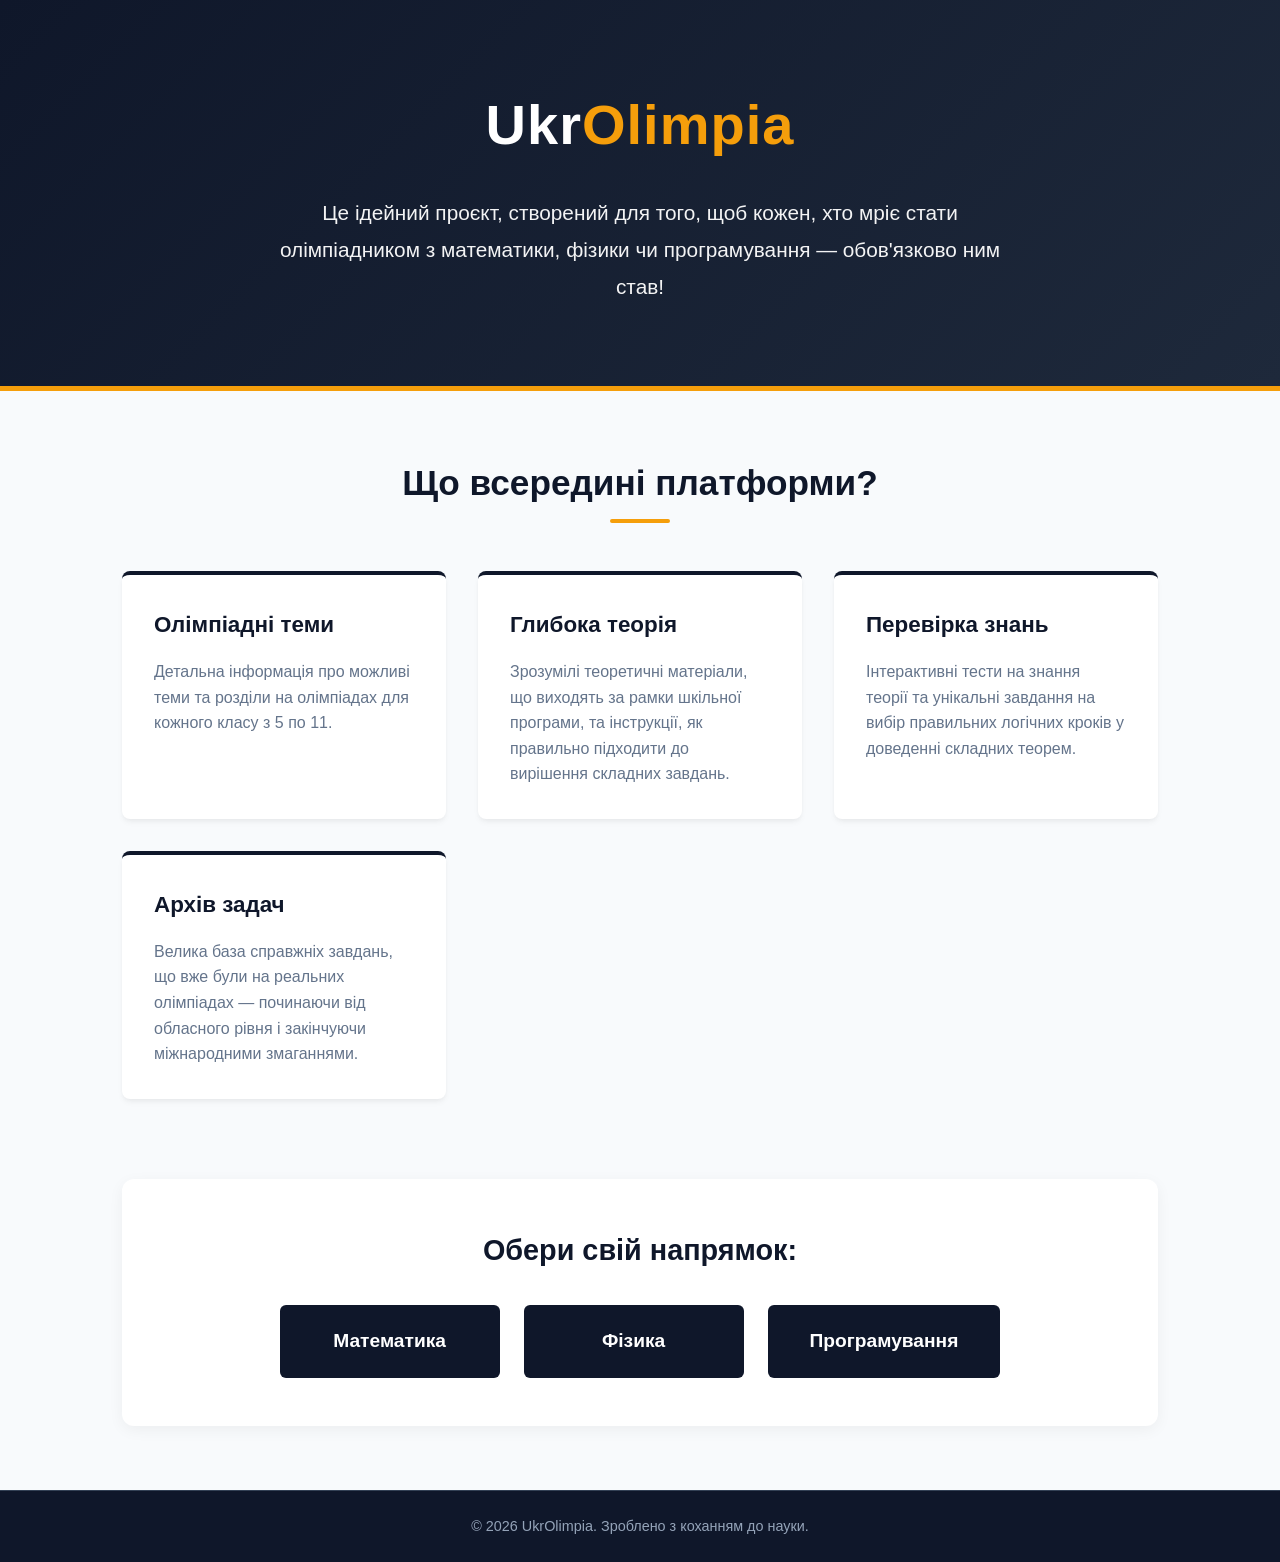
<file: index.html>
<!DOCTYPE html>
<html lang="uk">
<head>
    <meta charset="UTF-8">
    <meta name="viewport" content="width=device-width, initial-scale=1.0">
    <title>UkrOlimpia — Твій шлях до вершин</title>
    <!-- Підключення зовнішнього файлу стилів -->
    <link rel="stylesheet" href="style.css">
</head>
<body>

    <!-- Хедер з ідеєю проєкту -->
    <header>
        <div class="header-container">
            <h1>Ukr<span>Olimpia</span></h1>
            <p>
                Це ідейний проєкт, створений для того, щоб кожен, хто мріє стати олімпіадником з математики, фізики чи програмування — обов'язково ним став!
            </p>
        </div>
    </header>

    <!-- Головний контент сторінки -->
    <main>
        <h2 class="section-title">Що всередині платформи?</h2>
        
        <div class="features-grid">
            <!-- Картка 1: Теми -->
            <div class="feature-card">
                <h3>Олімпіадні теми</h3>
                <p>Детальна інформація про можливі теми та розділи на олімпіадах для кожного класу з 5 по 11.</p>
            </div>

            <!-- Картка 2: Теорія -->
            <div class="feature-card">
                <h3>Глибока теорія</h3>
                <p>Зрозумілі теоретичні матеріали, що виходять за рамки шкільної програми, та інструкції, як правильно підходити до вирішення складних завдань.</p>
            </div>

            <!-- Картка 3: Тести -->
            <div class="feature-card">
                <h3>Перевірка знань</h3>
                <p>Інтерактивні тести на знання теорії та унікальні завдання на вибір правильних логічних кроків у доведенні складних теорем.</p>
            </div>

            <!-- Картка 4: Реальні задачі -->
            <div class="feature-card">
                <h3>Архів задач</h3>
                <p>Велика база справжніх завдань, що вже були на реальних олімпіадах — починаючи від обласного рівня і закінчуючи міжнародними змаганнями.</p>
            </div>
        </div>

        <!-- Навігація по предметах -->
        <div class="subjects-section">
            <h2>Обери свій напрямок:</h2>
            <div class="buttons-container">
                <a href="mathgen.html" class="btn-subject">Математика</a>
                <a href="physicsgen.html" class="btn-subject">Фізика</a>
                <a href="infgen.html" class="btn-subject">Програмування</a>
            </div>
        </div>
    </main>

    <!-- Футер -->
    <footer>
        <p>&copy; 2026 UkrOlimpia. Зроблено з коханням до науки.</p>
    </footer>

</body>
</html>
</file>
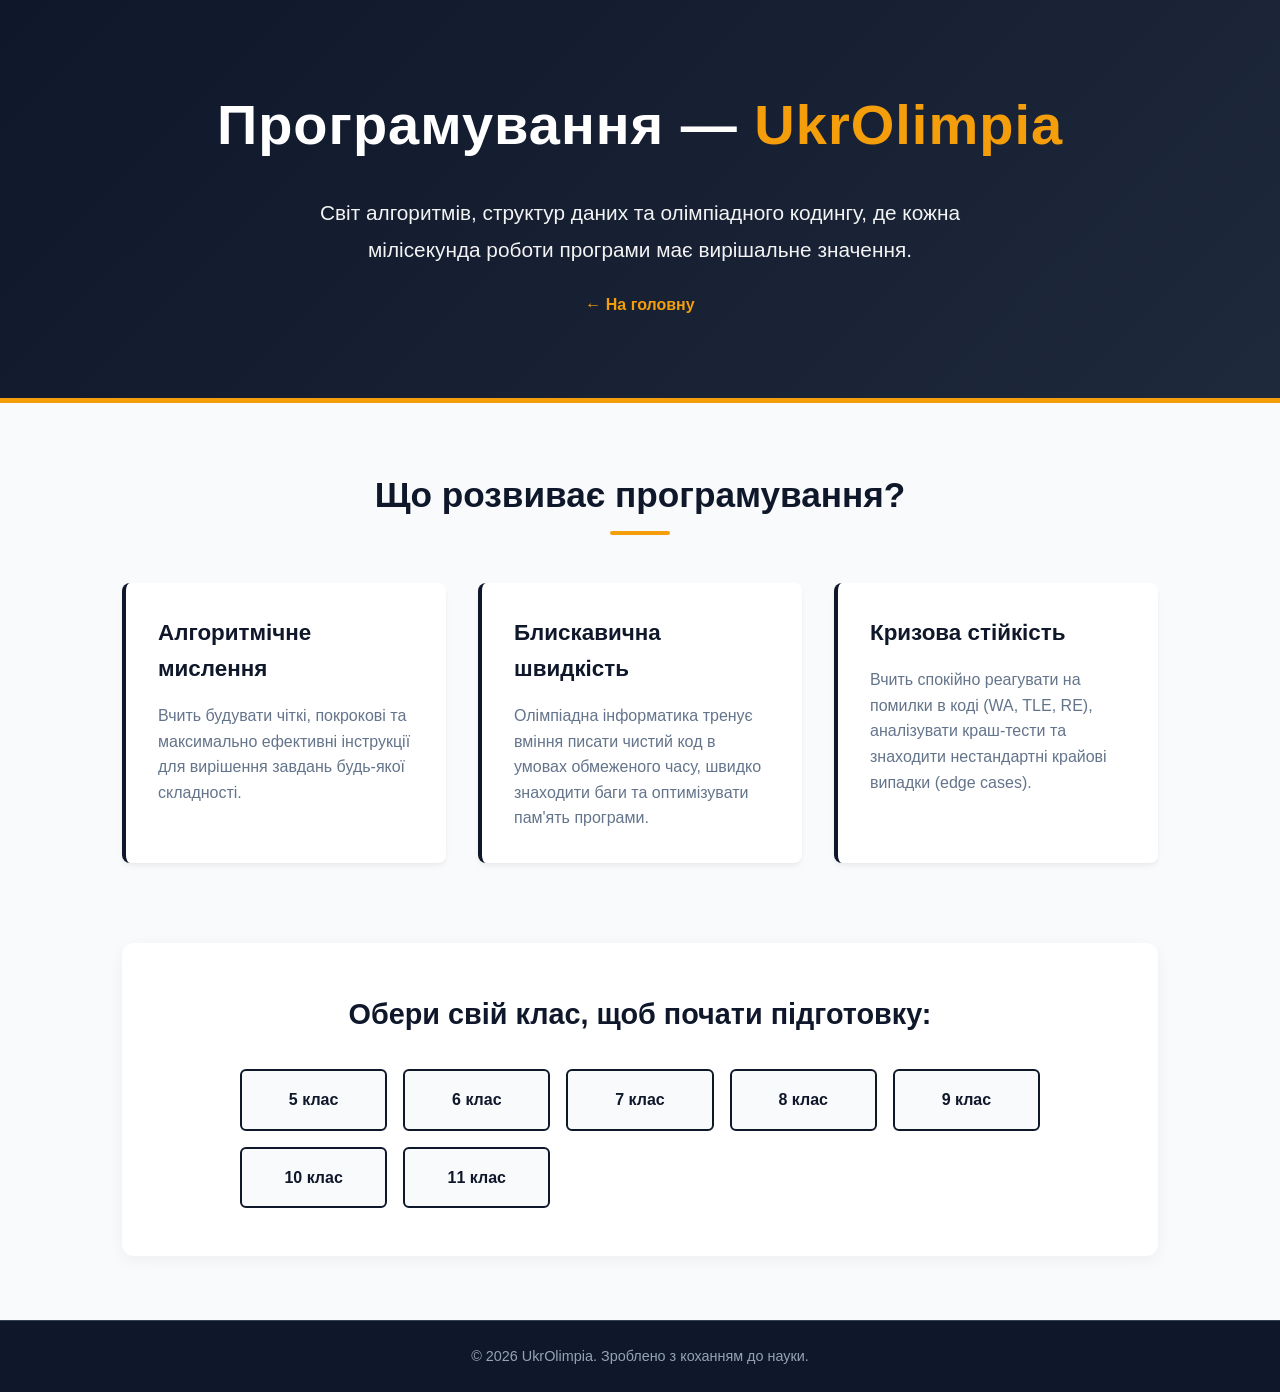
<file: infgen.html>
<!DOCTYPE html>
<html lang="uk">
<head>
    <meta charset="UTF-8">
    <meta name="viewport" content="width=device-width, initial-scale=1.0">
    <title>UkrOlimpia — Програмування</title>
    <link rel="stylesheet" href="style.css">
</head>
<body>

    <header>
        <div class="header-container">
            <h1>Програмування — <span>UkrOlimpia</span></h1>
            <p>Світ алгоритмів, структур даних та олімпіадного кодингу, де кожна мілісекунда роботи програми має вирішальне значення.</p>
            <a href="index.html" class="btn-back">← На головну</a>
        </div>
    </header>

    <main>
        <h2 class="section-title">Що розвиває програмування?</h2>
        <div class="features-grid">
            <div class="feature-card spec-card">
                <h3>Алгоритмічне мислення</h3>
                <p>Вчить будувати чіткі, покрокові та максимально ефективні інструкції для вирішення завдань будь-якої складності.</p>
            </div>
            <div class="feature-card spec-card">
                <h3>Блискавична швидкість</h3>
                <p>Олімпіадна інформатика тренує вміння писати чистий код в умовах обмеженого часу, швидко знаходити баги та оптимізувати пам'ять програми.</p>
            </div>
            <div class="feature-card spec-card">
                <h3>Кризова стійкість</h3>
                <p>Вчить спокійно реагувати на помилки в коді (WA, TLE, RE), аналізувати краш-тести та знаходити нестандартні крайові випадки (edge cases).</p>
            </div>
        </div>

        <div class="subjects-section">
            <h2>Обери свій клас, щоб почати підготовку:</h2>
            <div class="class-grid">
                <a href="#" class="btn-class">5 клас</a>
                <a href="#" class="btn-class">6 клас</a>
                <a href="#" class="btn-class">7 клас</a>
                <a href="#" class="btn-class">8 клас</a>
                <a href="#" class="btn-class">9 клас</a>
                <a href="#" class="btn-class">10 клас</a>
                <a href="#" class="btn-class">11 клас</a>
            </div>
        </div>
    </main>

    <footer>
        <p>&copy; 2026 UkrOlimpia. Зроблено з коханням до науки.</p>
    </footer>

</body>
</html>
</file>
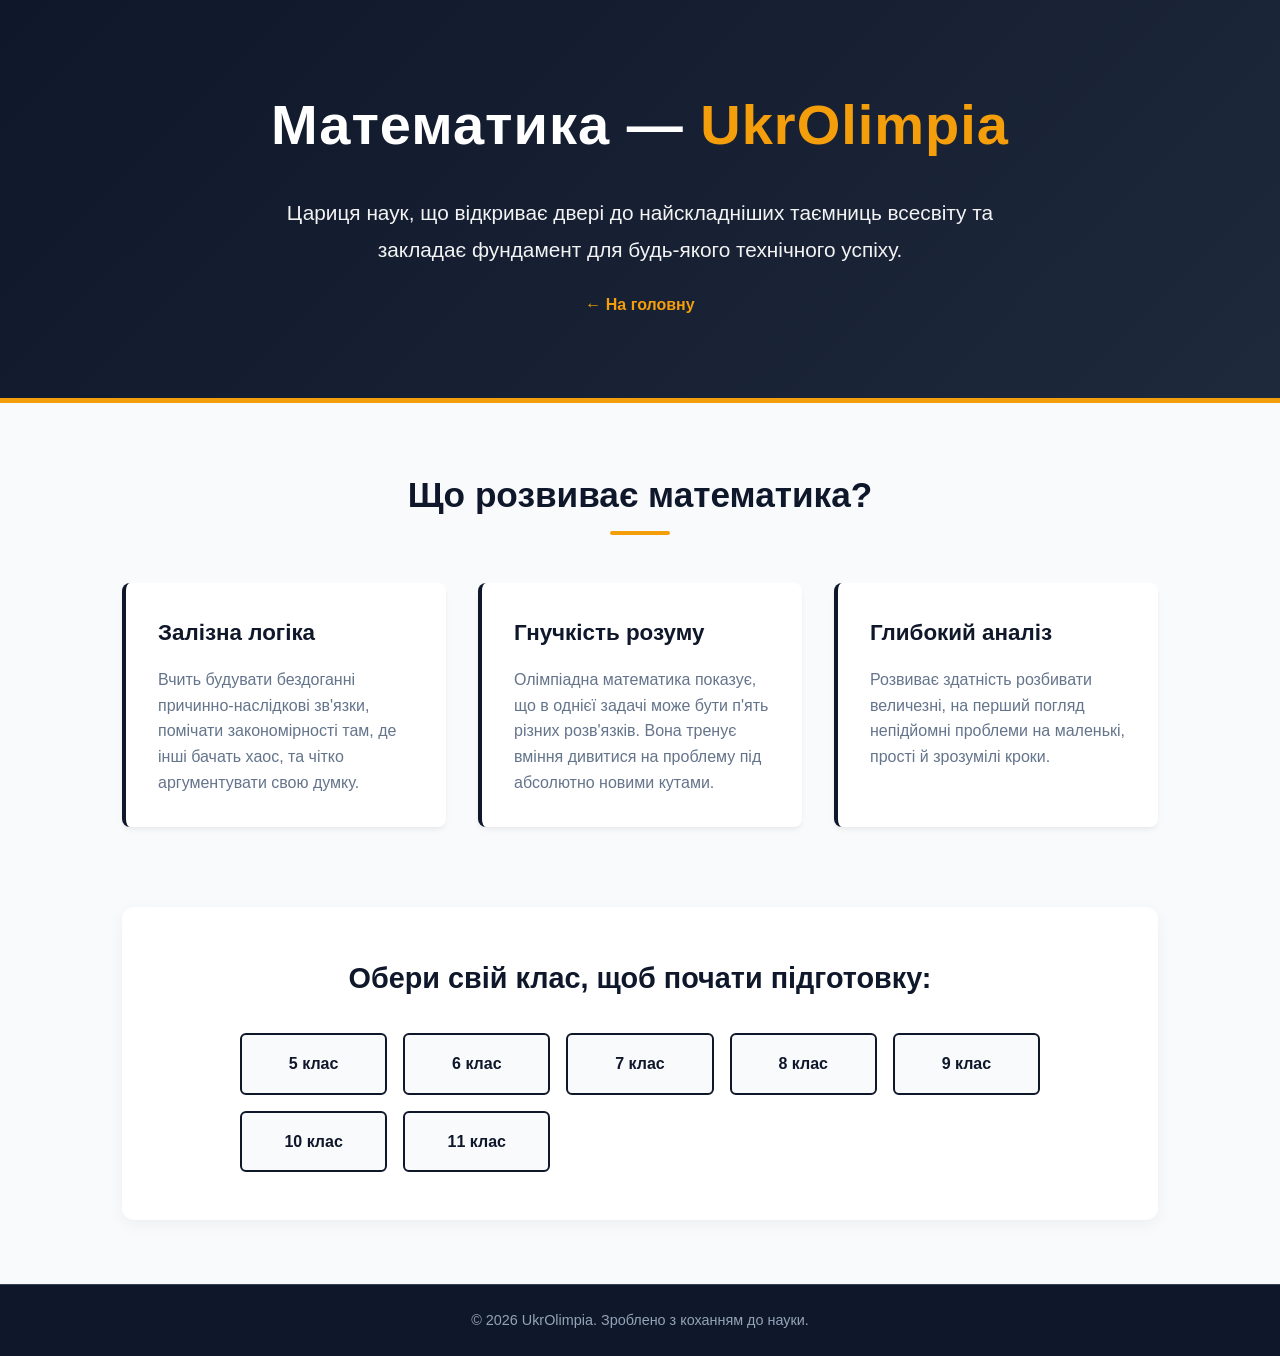
<file: mathgen.html>
<!DOCTYPE html>
<html lang="uk">
<head>
    <meta charset="UTF-8">
    <meta name="viewport" content="width=device-width, initial-scale=1.0">
    <title>UkrOlimpia — Математика</title>
    <link rel="stylesheet" href="style.css">
</head>
<body>

    <header>
        <div class="header-container">
            <h1>Математика — <span>UkrOlimpia</span></h1>
            <p>Цариця наук, що відкриває двері до найскладніших таємниць всесвіту та закладає фундамент для будь-якого технічного успіху.</p>
            <a href="index.html" class="btn-back">← На головну</a>
        </div>
    </header>

    <main>
        <h2 class="section-title">Що розвиває математика?</h2>
        <div class="features-grid">
            <div class="feature-card spec-card">
                <h3>Залізна логіка</h3>
                <p>Вчить будувати бездоганні причинно-наслідкові зв'язки, помічати закономірності там, де інші бачать хаос, та чітко аргументувати свою думку.</p>
            </div>
            <div class="feature-card spec-card">
                <h3>Гнучкість розуму</h3>
                <p>Олімпіадна математика показує, що в однієї задачі може бути п'ять різних розв'язків. Вона тренує вміння дивитися на проблему під абсолютно новими кутами.</p>
            </div>
            <div class="feature-card spec-card">
                <h3>Глибокий аналіз</h3>
                <p>Розвиває здатність розбивати величезні, на перший погляд непідйомні проблеми на маленькі, прості й зрозумілі кроки.</p>
            </div>
        </div>

        <div class="subjects-section">
            <h2>Обери свій клас, щоб почати підготовку:</h2>
            <div class="class-grid">
                <a href="5grademath.html" class="btn-class">5 клас</a>
                <a href="6grademath.html" class="btn-class">6 клас</a>
                <a href="7grademath.html" class="btn-class">7 клас</a>
                <a href="#" class="btn-class">8 клас</a>
                <a href="#" class="btn-class">9 клас</a>
                <a href="#" class="btn-class">10 клас</a>
                <a href="#" class="btn-class">11 клас</a>
            </div>
        </div>
    </main>

    <footer>
        <p>&copy; 2026 UkrOlimpia. Зроблено з коханням до науки.</p>
    </footer>

</body>
</html>
</file>
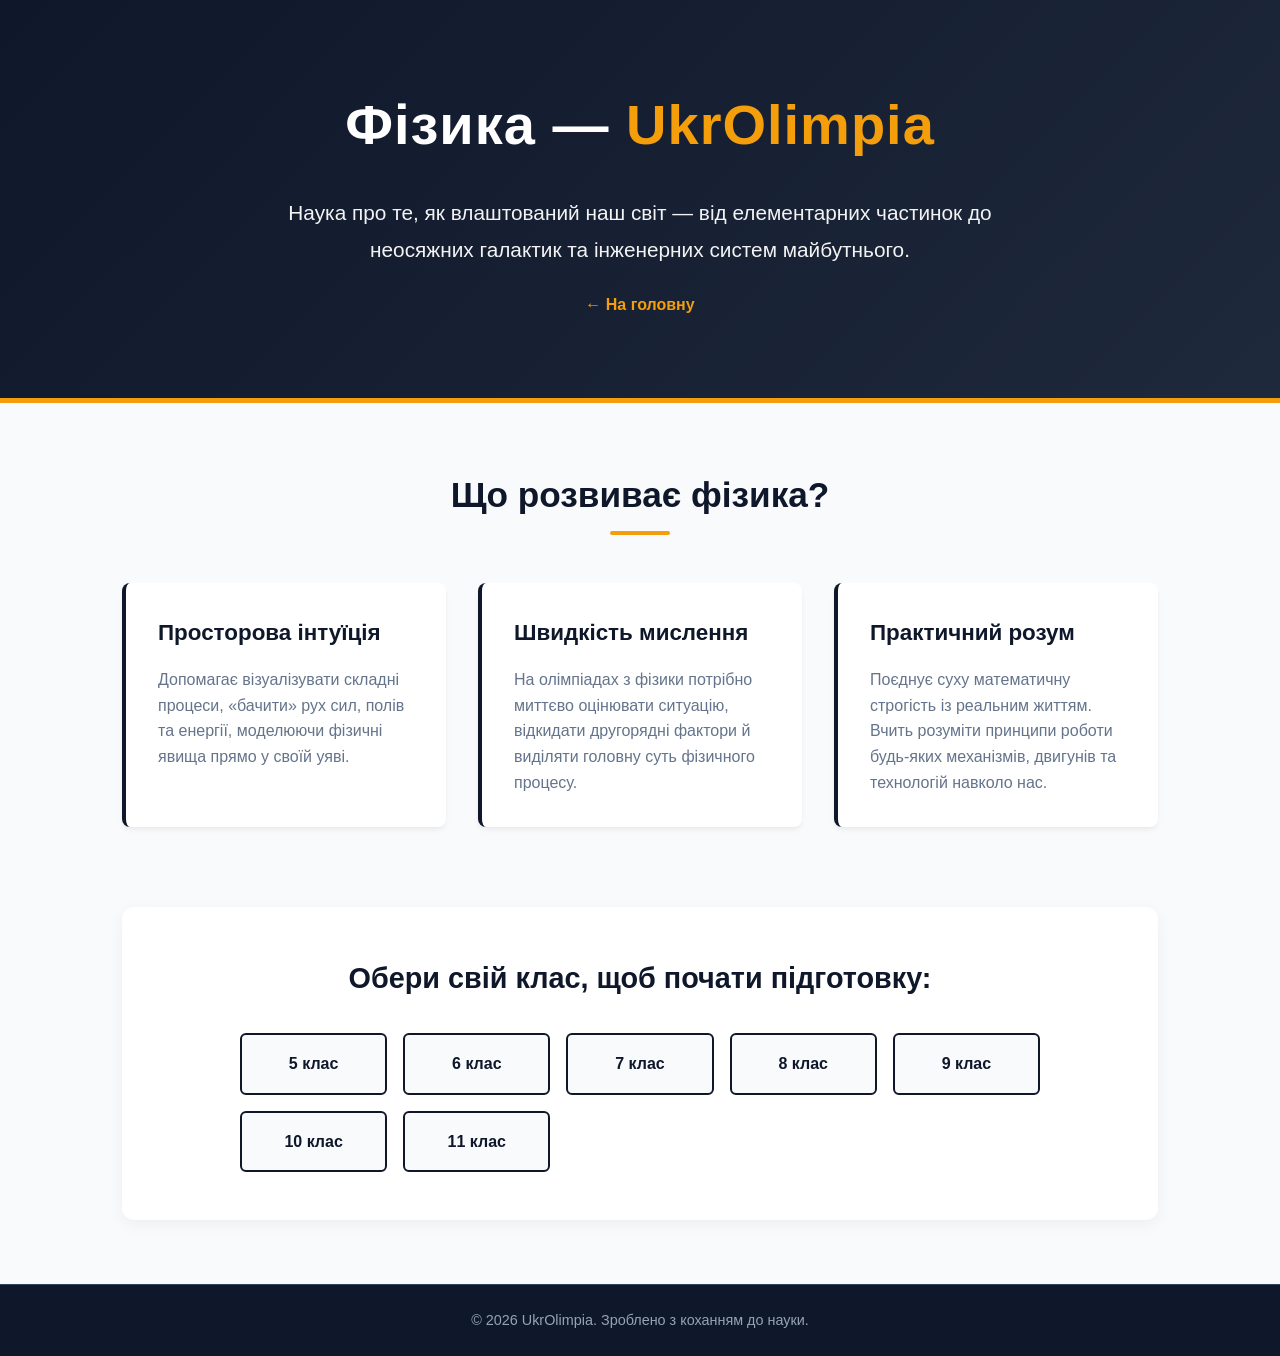
<file: physicsgen.html>
<!DOCTYPE html>
<html lang="uk">
<head>
    <meta charset="UTF-8">
    <meta name="viewport" content="width=device-width, initial-scale=1.0">
    <title>UkrOlimpia — Фізика</title>
    <link rel="stylesheet" href="style.css">
</head>
<body>

    <header>
        <div class="header-container">
            <h1>Фізика — <span>UkrOlimpia</span></h1>
            <p>Наука про те, як влаштований наш світ — від елементарних частинок до неосяжних галактик та інженерних систем майбутнього.</p>
            <a href="index.html" class="btn-back">← На головну</a>
        </div>
    </header>

    <main>
        <h2 class="section-title">Що розвиває фізика?</h2>
        <div class="features-grid">
            <div class="feature-card spec-card">
                <h3>Просторова інтуїція</h3>
                <p>Допомагає візуалізувати складні процеси, «бачити» рух сил, полів та енергії, моделюючи фізичні явища прямо у своїй уяві.</p>
            </div>
            <div class="feature-card spec-card">
                <h3>Швидкість мислення</h3>
                <p>На олімпіадах з фізики потрібно миттєво оцінювати ситуацію, відкидати другорядні фактори й виділяти головну суть фізичного процесу.</p>
            </div>
            <div class="feature-card spec-card">
                <h3>Практичний розум</h3>
                <p>Поєднує суху математичну строгість із реальним життям. Вчить розуміти принципи роботи будь-яких механізмів, двигунів та технологій навколо нас.</p>
            </div>
        </div>

        <div class="subjects-section">
            <h2>Обери свій клас, щоб почати підготовку:</h2>
            <div class="class-grid">
                <a href="#" class="btn-class">5 клас</a>
                <a href="#" class="btn-class">6 клас</a>
                <a href="#" class="btn-class">7 клас</a>
                <a href="#" class="btn-class">8 клас</a>
                <a href="#" class="btn-class">9 клас</a>
                <a href="#" class="btn-class">10 клас</a>
                <a href="#" class="btn-class">11 клас</a>
            </div>
        </div>
    </main>

    <footer>
        <p>&copy; 2026 UkrOlimpia. Зроблено з коханням до науки.</p>
    </footer>

</body>
</html>
</file>
<file: style.css>
/* Базові налаштування (Строгий, але сучасний стиль) */
:root {
    --bg-color: #f8fafc;
    --primary-dark: #0f172a; /* Глибокий синій/графіт */
    --secondary-dark: #1e293b;
    --accent-gold: #f59e0b; /* Золотий акцент */
    --accent-hover: #d97706;
    --text-light: #ffffff;
    --text-dark: #334155;
}

* {
    margin: 0;
    padding: 0;
    box-sizing: border-box;
    font-family: 'Segoe UI', Tahoma, Geneva, Verdana, sans-serif;
}

body {
    background-color: var(--bg-color);
    color: var(--text-dark);
    line-height: 1.6;
    display: flex;
    flex-direction: column;
    min-height: 100vh;
}

/* Хедер / Hero Section */
header {
    background: linear-gradient(135deg, var(--primary-dark) 0%, var(--secondary-dark) 100%);
    color: var(--text-light);
    padding: 5rem 2rem;
    text-align: center;
    position: relative;
    border-bottom: 5px solid var(--accent-gold);
}

.header-container {
    max-width: 900px;
    margin: 0 auto;
}

header h1 {
    font-size: 3.5rem;
    font-weight: 800;
    letter-spacing: 1px;
    margin-bottom: 1.5rem;
    color: var(--text-light);
}

header h1 span {
    color: var(--accent-gold);
}

header p {
    font-size: 1.3rem;
    font-weight: 300;
    max-width: 750px;
    margin: 0 auto;
    opacity: 0.95;
    line-height: 1.8;
}

/* Головний контент */
main {
    flex: 1;
    max-width: 1100px;
    margin: 0 auto;
    padding: 4rem 2rem;
    width: 100%;
}

.section-title {
    text-align: center;
    font-size: 2.2rem;
    color: var(--primary-dark);
    margin-bottom: 3rem;
    position: relative;
}

.section-title::after {
    content: '';
    display: block;
    width: 60px;
    height: 4px;
    background-color: var(--accent-gold);
    margin: 0.5rem auto 0;
    border-radius: 2px;
}

/* Сітка з картками */
.features-grid {
    display: grid;
    grid-template-columns: repeat(auto-fit, minmax(280px, 1fr));
    gap: 2rem;
    margin-bottom: 5rem;
}

.feature-card {
    background: #ffffff;
    padding: 2rem;
    border-radius: 8px;
    box-shadow: 0 4px 6px -1px rgba(0, 0, 0, 0.05), 0 2px 4px -1px rgba(0, 0, 0, 0.03);
    border-top: 4px solid var(--primary-dark);
    transition: transform 0.2s, box-shadow 0.2s;
}

.feature-card:hover {
    transform: translateY(-5px);
    box-shadow: 0 10px 15px -3px rgba(0, 0, 0, 0.1);
    border-top-color: var(--accent-gold);
}

.feature-card h3 {
    font-size: 1.4rem;
    color: var(--primary-dark);
    margin-bottom: 1rem;
}

.feature-card p {
    font-size: 1rem;
    color: #64748b;
}

/* Блок вибору предметів */
.subjects-section {
    text-align: center;
    background: #ffffff;
    padding: 3rem 2rem;
    border-radius: 12px;
    box-shadow: 0 4px 15px rgba(0,0,0,0.05);
}

.subjects-section h2 {
    font-size: 1.8rem;
    margin-bottom: 2rem;
    color: var(--primary-dark);
}

.buttons-container {
    display: flex;
    flex-wrap: wrap;
    justify-content: center;
    gap: 1.5rem;
}

.btn-subject {
    display: inline-block;
    padding: 1.2rem 2.5rem;
    font-size: 1.2rem;
    font-weight: 600;
    text-decoration: none;
    color: var(--text-light);
    background-color: var(--primary-dark);
    border-radius: 6px;
    transition: all 0.3s ease;
    min-width: 220px;
    border: 2px solid transparent;
}

.btn-subject:hover {
    background-color: var(--accent-gold);
    color: var(--primary-dark);
    transform: scale(1.05);
    box-shadow: 0 5px 15px rgba(245, 158, 11, 0.4);
}

/* Футер */
footer {
    background-color: var(--primary-dark);
    color: #94a3b8;
    text-align: center;
    padding: 1.5rem;
    font-size: 0.9rem;
    border-top: 1px solid #334155;
}

/* Адаптивність */
@media (max-width: 768px) {
    header h1 { font-size: 2.5rem; }
    header p { font-size: 1.1rem; }
    .btn-subject { width: 100%; }
}
/* Кнопка "Назад" у хедері */
.btn-back {
    display: inline-block;
    margin-top: 1.5rem;
    color: var(--accent-gold);
    text-decoration: none;
    font-weight: 600;
    font-size: 1rem;
    transition: color 0.2s ease;
}

.btn-back:hover {
    color: var(--text-light);
}

/* Картки переваг на сторінках предметів (строгий стиль з лівим бордером) */
.spec-card {
    border-top: none !important;
    border-left: 4px solid var(--primary-dark);
}

.spec-card:hover {
    border-left-color: var(--accent-gold);
}

/* Сітка для вибору класів */
.class-grid {
    display: grid;
    grid-template-columns: repeat(auto-fit, minmax(130px, 1fr));
    gap: 1rem;
    max-width: 800px;
    margin: 0 auto;
}

/* Кнопки класів */
.btn-class {
    display: block;
    padding: 1rem;
    background-color: var(--bg-color);
    color: var(--primary-dark);
    text-decoration: none;
    font-weight: 600;
    border: 2px solid var(--primary-dark);
    border-radius: 6px;
    transition: all 0.2s ease;
}

.btn-class:hover {
    background-color: var(--primary-dark);
    color: var(--text-light);
    border-color: var(--primary-dark);
    transform: translateY(-2px);
}
</file>
